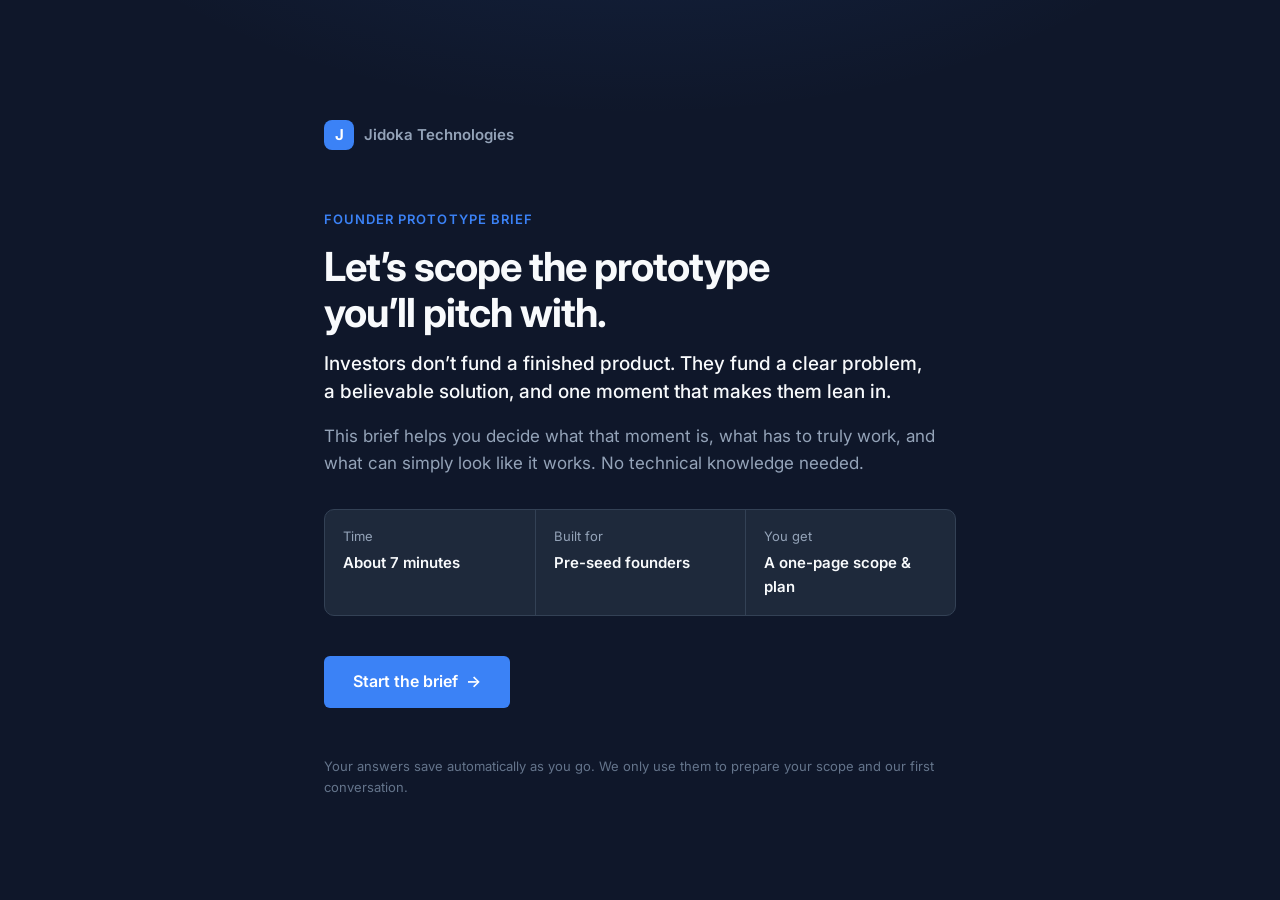
<file: index.html>
<!DOCTYPE html>
<html lang="en">
<head>
  <meta charset="UTF-8" />
  <meta name="viewport" content="width=device-width, initial-scale=1.0" />
  <meta name="theme-color" content="#0F172A" />
  <title>Founder Prototype Brief — Jidoka Technologies</title>
  <meta name="description" content="Scope an investor-ready prototype for your Fintech, Healthtech or Edtech startup in about 7 minutes." />
  <link rel="preconnect" href="https://fonts.googleapis.com" />
  <link rel="preconnect" href="https://fonts.gstatic.com" crossorigin />
  <link href="https://fonts.googleapis.com/css2?family=Inter:wght@400;500;600;700&display=swap" rel="stylesheet" />
  <link rel="stylesheet" href="css/styles.css" />
</head>
<body>

  <!-- =========================================================
       PROGRESS BAR
       ========================================================= -->
  <div class="progress" id="progress" aria-hidden="true">
    <div class="progress__track">
      <div class="progress__fill" id="progressFill"></div>
    </div>
    <div class="progress__meta">
      <span class="progress__label" id="progressLabel">Step 1 of 5</span>
      <span class="progress__saved" id="savedIndicator">Saved</span>
    </div>
  </div>
  <div class="sr-only" role="status" aria-live="polite" id="liveRegion"></div>

  <main class="shell">
    <form id="briefForm" novalidate autocomplete="on">
      <!-- Spam trap: real people never see or fill this -->
      <input type="text" name="_gotcha" id="q-gotcha" tabindex="-1" autocomplete="off" aria-hidden="true" style="position:absolute;left:-9999px;width:1px;height:1px;opacity:0" />

      <!-- =========================================================
           SCREEN 0 — WELCOME
           ========================================================= -->
      <section class="screen welcome is-active" data-screen="0" aria-labelledby="h-welcome" tabindex="-1">
        <div class="fade">
          <div class="brand">
            <span class="brand__mark" aria-hidden="true">J</span>
            <span class="brand__name">Jidoka Technologies</span>
          </div>

          <span class="section-kicker">Founder Prototype Brief</span>
          <h1 id="h-welcome">Let’s scope the prototype you’ll pitch with.</h1>

          <div class="lede">
            <p>Investors don’t fund a finished product. They fund a clear problem, a believable solution, and one moment that makes them lean in.</p>
            <p>This brief helps you decide what that moment is, what has to truly work, and what can simply look like it works. No technical knowledge needed.</p>
          </div>

          <dl class="terms" aria-label="About this brief">
            <div><dt>Time</dt><dd>About 7 minutes</dd></div>
            <div><dt>Built for</dt><dd>Pre-seed founders</dd></div>
            <div><dt>You get</dt><dd>A one-page scope &amp; plan</dd></div>
          </dl>

          <div>
            <button type="button" class="btn btn--primary btn--lg" data-action="start">Start the brief <span class="arrow" aria-hidden="true">→</span></button>
            <p class="resume-note" id="resumeNote" hidden>
              Your answers are saved on this device. <button type="button" data-action="resume">Pick up where you left off</button>
            </p>
          </div>

          <p class="fineprint">Your answers save automatically as you go. We only use them to prepare your scope and our first conversation.</p>
        </div>
      </section>

      <!-- =========================================================
           SCREEN 1 — THE VISION
           ========================================================= -->
      <section class="screen" data-screen="1" data-step="1" aria-labelledby="h-s1" tabindex="-1">
        <div class="fade">
          <header class="section-head">
            <span class="section-kicker">01 · The vision</span>
            <h2 id="h-s1">Who you are, and what you’re building.</h2>
            <p class="helper">Write it the way you’d explain it to an investor over coffee. Rough is fine; we’ll sharpen it together.</p>
          </header>

          <div class="row-2">
            <div class="question" data-question="name" data-required="true" data-type="text">
              <label class="question__label" for="q-name">Your name<span class="req" aria-hidden="true">*</span></label>
              <div class="question__body">
                <input class="input" id="q-name" name="name" type="text" autocomplete="name" placeholder="Amara Okafor" aria-required="true" aria-describedby="err-name" />
              </div>
              <div class="error" id="err-name" role="alert"><span>Please add your name.</span></div>
            </div>

            <div class="question" data-question="email" data-required="true" data-type="email">
              <label class="question__label" for="q-email">Email<span class="req" aria-hidden="true">*</span></label>
              <div class="question__body">
                <input class="input" id="q-email" name="email" type="email" inputmode="email" autocomplete="email" placeholder="amara@company.com" aria-required="true" aria-describedby="err-email" />
              </div>
              <div class="error" id="err-email" role="alert"><span>Enter an email we can reply to.</span></div>
            </div>
          </div>

          <div class="row-2">
            <div class="question" data-question="company" data-required="true" data-type="text">
              <label class="question__label" for="q-company">Company name<span class="req" aria-hidden="true">*</span></label>
              <div class="question__body">
                <input class="input" id="q-company" name="company" type="text" autocomplete="organization" placeholder="Ledgerly" aria-required="true" aria-describedby="err-company" />
              </div>
              <div class="error" id="err-company" role="alert"><span>A working name is fine.</span></div>
            </div>

            <div class="question" data-question="industry" data-type="select">
              <label class="question__label" for="q-industry">Industry<span class="opt">Optional</span></label>
              <div class="question__body">
                <select class="select" id="q-industry" name="industry">
                  <option value="">Select…</option>
                  <option>Fintech</option>
                  <option>Healthtech</option>
                  <option>Edtech</option>
                  <option>Something else</option>
                </select>
              </div>
            </div>
          </div>

          <div class="question" data-question="problem" data-required="true" data-type="text">
            <label class="question__label" for="q-problem">The problem<span class="req" aria-hidden="true">*</span>
              <span class="question__aside">What specific pain point are you solving? Who feels this pain the most?</span>
            </label>
            <div class="question__body">
              <textarea class="textarea" id="q-problem" name="problem" rows="4" placeholder="Small clinic owners spend 6+ hours a week chasing unpaid insurance claims by phone. Office managers feel it most — it’s the first thing they do every morning." aria-required="true" aria-describedby="err-problem"></textarea>
            </div>
            <div class="error" id="err-problem" role="alert"><span>Tell us about the pain you’re solving.</span></div>
          </div>

          <div class="question" data-question="solution" data-required="true" data-type="text">
            <label class="question__label" for="q-solution">The solution<span class="req" aria-hidden="true">*</span>
              <span class="question__aside">In one sentence, how does your product solve it?</span>
            </label>
            <div class="question__body">
              <textarea class="textarea textarea--short" id="q-solution" name="solution" rows="2" maxlength="400" placeholder="Ledgerly tracks every claim automatically and tells the office manager exactly which ones to chase today." aria-required="true" aria-describedby="err-solution count-solution" data-soft-limit="200"></textarea>
              <div class="counter" id="count-solution" aria-live="polite"></div>
            </div>
            <div class="error" id="err-solution" role="alert"><span>One sentence is all we need.</span></div>
          </div>

          <div class="nav">
            <button type="button" class="btn btn--ghost" data-action="back">← Back</button>
            <span class="kbd-hint">or press <kbd>Enter ↵</kbd></span>
            <button type="button" class="btn btn--primary" data-action="next">Continue <span class="arrow" aria-hidden="true">→</span></button>
          </div>
        </div>
      </section>

      <!-- =========================================================
           SCREEN 2 — THE DEMO
           ========================================================= -->
      <section class="screen" data-screen="2" data-step="2" aria-labelledby="h-s2" tabindex="-1">
        <div class="fade">
          <header class="section-head">
            <span class="section-kicker">02 · The demo</span>
            <h2 id="h-s2">The moment investors remember.</h2>
            <p class="helper">A great pitch prototype is built around one moment. Everything else exists to get the investor there quickly.</p>
          </header>

          <div class="question" data-question="aha" data-required="true" data-type="text">
            <label class="question__label" for="q-aha">The “Aha” moment<span class="req" aria-hidden="true">*</span>
              <span class="question__aside">When someone opens your prototype for the first time, what is the ONE thing you want them to do or see that makes them say “Wow”?</span>
            </label>
            <div class="question__body">
              <textarea class="textarea" id="q-aha" name="aha" rows="3" placeholder="They upload last month’s claims and instantly see $14,200 in money they didn’t know they were owed." aria-required="true" aria-describedby="err-aha"></textarea>
            </div>
            <div class="error" id="err-aha" role="alert"><span>Describe the moment you want them to remember.</span></div>
          </div>

          <div class="question" data-question="userFlow" data-required="true" data-type="text">
            <label class="question__label" for="q-userFlow">Core user flow<span class="req" aria-hidden="true">*</span>
              <span class="question__aside">List the 3–5 steps someone takes in the prototype, one per line. Think of it as the path to your “Aha” moment.</span>
            </label>
            <div class="question__body">
              <textarea class="textarea textarea--flow" id="q-userFlow" name="userFlow" rows="5" placeholder="1. Sign up&#10;2. Connect bank&#10;3. See dashboard" aria-required="true" aria-describedby="err-userFlow count-userFlow"></textarea>
              <div class="counter" id="count-userFlow" aria-live="polite"></div>
            </div>
            <div class="error" id="err-userFlow" role="alert"><span>List at least two steps.</span></div>
          </div>

          <div class="nav">
            <button type="button" class="btn btn--ghost" data-action="back">← Back</button>
            <button type="button" class="btn btn--primary" data-action="next">Continue <span class="arrow" aria-hidden="true">→</span></button>
          </div>
        </div>
      </section>

      <!-- =========================================================
           SCREEN 3 — MOCKED VS. REAL
           ========================================================= -->
      <section class="screen" data-screen="3" data-step="3" aria-labelledby="h-s3" tabindex="-1">
        <div class="fade">
          <header class="section-head">
            <span class="section-kicker">03 · Real vs. mocked</span>
            <h2 id="h-s3">What has to work, and what just has to look right.</h2>
          </header>

          <aside class="explainer" aria-label="What mocked means">
            <p class="explainer__title">Think of it like a film set.</p>
            <p>The storefront looks real on camera, but there’s nothing behind the door. A <strong>mocked</strong> feature looks and feels real in your demo, but the results are prepared in advance. Investors expect this at pre-seed. Mocking the non-essentials puts your budget into the moment that matters.</p>
            <div class="explainer__legend">
              <span><i class="dot dot--real"></i> Real: it actually works with any input</span>
              <span><i class="dot dot--mock"></i> Mocked: it looks real for the demo</span>
            </div>
          </aside>

          <fieldset class="question" data-question="mustBeReal" data-required="true" data-type="multi">
            <legend class="question__label" id="lbl-real"><i class="dot dot--real" aria-hidden="true"></i>What MUST be real?<span class="req" aria-hidden="true">*</span><span class="opt">Select all that apply</span>
              <span class="question__aside">Only pick what an investor would notice if it didn’t really work. Each one adds build time.</span>
            </legend>
            <div class="question__body">
              <div class="cards cards--stack" role="group" aria-labelledby="lbl-real" aria-describedby="err-mustBeReal count-real">
                <button type="button" class="card card--row" role="checkbox" aria-checked="false" data-value="Real sign-up &amp; login">
                  <span class="card__text"><span class="card__title">Real sign-up &amp; login</span><span class="card__desc">Investors create their own account with an email and password.</span></span>
                  <span class="card__check" aria-hidden="true"><svg viewBox="0 0 12 12"><path d="M2 6.5 L5 9 L10 3"/></svg></span>
                </button>
                <button type="button" class="card card--row" role="checkbox" aria-checked="false" data-value="Remembers what users enter">
                  <span class="card__text"><span class="card__title">Remembers what users enter</span><span class="card__desc">Anything they type or upload is still there when they come back tomorrow.</span></span>
                  <span class="card__check" aria-hidden="true"><svg viewBox="0 0 12 12"><path d="M2 6.5 L5 9 L10 3"/></svg></span>
                </button>
                <button type="button" class="card card--row" role="checkbox" aria-checked="false" data-value="Real calculations">
                  <span class="card__text"><span class="card__title">Real calculations</span><span class="card__desc">Numbers, scores or recommendations are worked out live from what they enter.</span></span>
                  <span class="card__check" aria-hidden="true"><svg viewBox="0 0 12 12"><path d="M2 6.5 L5 9 L10 3"/></svg></span>
                </button>
                <button type="button" class="card card--row" role="checkbox" aria-checked="false" data-value="Connects to real services">
                  <span class="card__text"><span class="card__title">Connects to real services</span><span class="card__desc">Real payments, bank accounts, calendars or health records — like Stripe or Plaid.</span></span>
                  <span class="card__check" aria-hidden="true"><svg viewBox="0 0 12 12"><path d="M2 6.5 L5 9 L10 3"/></svg></span>
                </button>
                <button type="button" class="card card--row" role="checkbox" aria-checked="false" data-value="Live updates">
                  <span class="card__text"><span class="card__title">Live updates</span><span class="card__desc">Screens change the instant something happens, without refreshing.</span></span>
                  <span class="card__check" aria-hidden="true"><svg viewBox="0 0 12 12"><path d="M2 6.5 L5 9 L10 3"/></svg></span>
                </button>
                <button type="button" class="card card--row card--quiet" role="checkbox" aria-checked="false" data-value="Not sure — help me decide" data-exclusive="true">
                  <span class="card__text"><span class="card__title">Not sure — help me decide</span><span class="card__desc">We’ll recommend a split based on your “Aha” moment.</span></span>
                  <span class="card__check" aria-hidden="true"><svg viewBox="0 0 12 12"><path d="M2 6.5 L5 9 L10 3"/></svg></span>
                </button>
              </div>
              <div class="counter" id="count-real" aria-live="polite"></div>
            </div>
            <div class="error" id="err-mustBeReal" role="alert"><span>Pick at least one, or choose “Not sure”.</span></div>
          </fieldset>

          <fieldset class="question" data-question="canBeMocked" data-required="true" data-type="multi">
            <legend class="question__label" id="lbl-mock"><i class="dot dot--mock" aria-hidden="true"></i>What can be mocked for the pitch?<span class="req" aria-hidden="true">*</span><span class="opt">Select all that apply</span>
              <span class="question__aside">These look real in the demo and cost far less to build.</span>
            </legend>
            <div class="question__body">
              <div class="cards cards--stack" role="group" aria-labelledby="lbl-mock" aria-describedby="err-canBeMocked">
                <button type="button" class="card card--row" role="checkbox" aria-checked="false" data-value="“Enter demo” button instead of login">
                  <span class="card__text"><span class="card__title">“Enter demo” button instead of login</span><span class="card__desc">One tap takes investors straight in, no account needed.</span></span>
                  <span class="card__check" aria-hidden="true"><svg viewBox="0 0 12 12"><path d="M2 6.5 L5 9 L10 3"/></svg></span>
                </button>
                <button type="button" class="card card--row" role="checkbox" aria-checked="false" data-value="Realistic sample data">
                  <span class="card__text"><span class="card__title">Realistic sample data</span><span class="card__desc">Made-up but believable customers, transactions, patients or students.</span></span>
                  <span class="card__check" aria-hidden="true"><svg viewBox="0 0 12 12"><path d="M2 6.5 L5 9 L10 3"/></svg></span>
                </button>
                <button type="button" class="card card--row" role="checkbox" aria-checked="false" data-value="Simulated connections">
                  <span class="card__text"><span class="card__title">Simulated connections</span><span class="card__desc">“Connect your bank” works on screen, but shows prepared results.</span></span>
                  <span class="card__check" aria-hidden="true"><svg viewBox="0 0 12 12"><path d="M2 6.5 L5 9 L10 3"/></svg></span>
                </button>
                <button type="button" class="card card--row" role="checkbox" aria-checked="false" data-value="Pre-set results">
                  <span class="card__text"><span class="card__title">Pre-set results</span><span class="card__desc">The result screen shows the same polished outcome every time.</span></span>
                  <span class="card__check" aria-hidden="true"><svg viewBox="0 0 12 12"><path d="M2 6.5 L5 9 L10 3"/></svg></span>
                </button>
                <button type="button" class="card card--row card--quiet" role="checkbox" aria-checked="false" data-value="Not sure — help me decide" data-exclusive="true">
                  <span class="card__text"><span class="card__title">Not sure — help me decide</span><span class="card__desc">We’ll suggest what’s safe to mock.</span></span>
                  <span class="card__check" aria-hidden="true"><svg viewBox="0 0 12 12"><path d="M2 6.5 L5 9 L10 3"/></svg></span>
                </button>
              </div>
            </div>
            <div class="error" id="err-canBeMocked" role="alert"><span>Pick at least one, or choose “Not sure”.</span></div>
          </fieldset>

          <div class="notice" id="clashNotice" hidden role="status"></div>

          <div class="nav">
            <button type="button" class="btn btn--ghost" data-action="back">← Back</button>
            <button type="button" class="btn btn--primary" data-action="next">Continue <span class="arrow" aria-hidden="true">→</span></button>
          </div>
        </div>
      </section>

      <!-- =========================================================
           SCREEN 4 — THE PITCH CONTEXT
           ========================================================= -->
      <section class="screen" data-screen="4" data-step="4" aria-labelledby="h-s4" tabindex="-1">
        <div class="fade">
          <header class="section-head">
            <span class="section-kicker">04 · The pitch</span>
            <h2 id="h-s4">Where and when investors will see it.</h2>
            <p class="helper">How you show the prototype changes what we build. A recorded video needs far less than a link investors explore on their own.</p>
          </header>

          <div class="question" data-question="presentation" data-required="true" data-type="select">
            <label class="question__label" for="q-presentation">How will you show this to investors?<span class="req" aria-hidden="true">*</span></label>
            <div class="question__body">
              <select class="select" id="q-presentation" name="presentation" aria-required="true" aria-describedby="err-presentation hint-presentation">
                <option value="">Select…</option>
                <option>Hand them my phone</option>
                <option>Share screen on Zoom</option>
                <option>Send them a link to click around</option>
                <option>Video recording</option>
              </select>
              <p class="hint" id="hint-presentation" aria-live="polite"></p>
            </div>
            <div class="error" id="err-presentation" role="alert"><span>Choose the closest option.</span></div>
          </div>

          <div class="question" data-question="timeline" data-required="true" data-type="select">
            <label class="question__label" for="q-timeline">Timeline<span class="req" aria-hidden="true">*</span></label>
            <div class="question__body">
              <select class="select" id="q-timeline" name="timeline" aria-required="true" aria-describedby="err-timeline hint-timeline">
                <option value="">Select…</option>
                <option>Investor pitch in 2 weeks</option>
                <option>Investor pitch in 4 weeks</option>
                <option>Investor pitch in 8 weeks</option>
                <option>Just exploring</option>
              </select>
              <p class="hint" id="hint-timeline" aria-live="polite"></p>
            </div>
            <div class="error" id="err-timeline" role="alert"><span>Choose the closest option.</span></div>
          </div>

          <div class="question" data-question="decisionMakers" data-required="true" data-type="text">
            <label class="question__label" for="q-decisionMakers">Who needs to sign off on this?<span class="req" aria-hidden="true">*</span>
              <span class="question__aside">Co-founders, an advisor, an angel investor. Write “Just me” if it’s your call.</span>
            </label>
            <div class="question__body">
              <input class="input" id="q-decisionMakers" name="decisionMakers" type="text" placeholder="Just me, or: me and my co-founder Tunde" aria-required="true" aria-describedby="err-decisionMakers" />
            </div>
            <div class="error" id="err-decisionMakers" role="alert"><span>Let us know who’s involved.</span></div>
          </div>

          <div class="nav">
            <button type="button" class="btn btn--ghost" data-action="back">← Back</button>
            <button type="button" class="btn btn--primary" data-action="next">Continue <span class="arrow" aria-hidden="true">→</span></button>
          </div>
        </div>
      </section>

      <!-- =========================================================
           SCREEN 5 — THE REALITY CHECK
           ========================================================= -->
      <section class="screen" data-screen="5" data-step="5" aria-labelledby="h-s5" tabindex="-1">
        <div class="fade">
          <header class="section-head">
            <span class="section-kicker">05 · Reality check</span>
            <h2 id="h-s5">What have you set aside for this?</h2>
            <p class="helper">There’s no wrong answer. Your budget helps us shape the scope so your runway goes to what investors will actually see.</p>
          </header>

          <div class="question" data-question="budget" data-required="true" data-type="select">
            <label class="question__label" for="q-budget">Budget<span class="req" aria-hidden="true">*</span></label>
            <div class="question__body">
              <select class="select" id="q-budget" name="budget" aria-required="true" aria-describedby="err-budget hint-budget">
                <option value="">Select…</option>
                <option>$2,000 – $5,000 CAD</option>
                <option>$5,000 – $10,000 CAD</option>
                <option>$10,000+ CAD</option>
                <option>Not sure yet</option>
              </select>
              <p class="hint" id="hint-budget" aria-live="polite"></p>
            </div>
            <div class="error" id="err-budget" role="alert"><span>Choose the closest range, or “Not sure yet”.</span></div>
          </div>

          <div class="question" data-question="notes" data-type="text">
            <label class="question__label" for="q-notes">Anything else we should know?<span class="opt">Optional</span>
              <span class="question__aside">Designs you already have, a demo day date, competitors you admire, worries you have.</span>
            </label>
            <div class="question__body">
              <textarea class="textarea textarea--short" id="q-notes" name="notes" rows="3" placeholder="We have Figma screens from a freelancer. Demo day is March 12."></textarea>
            </div>
          </div>

          <div class="nav">
            <button type="button" class="btn btn--ghost" data-action="back">← Back</button>
            <button type="button" class="btn btn--primary" data-action="next">Review my brief <span class="arrow" aria-hidden="true">→</span></button>
          </div>
        </div>
      </section>

      <!-- =========================================================
           SCREEN 6 — REVIEW & SUBMIT
           ========================================================= -->
      <section class="screen closing" data-screen="6" aria-labelledby="h-s6" tabindex="-1">
        <div class="fade">
          <header class="section-head">
            <span class="section-kicker">Review</span>
            <h2 id="h-s6">Here’s your brief<span id="closingName"></span>.</h2>
            <p class="helper">Check everything reads the way you’d say it. Use <strong>Edit</strong> to change anything before you send it.</p>
          </header>

          <div class="checks" id="checks" hidden>
            <p class="checks__title">Worth a second look</p>
            <p class="checks__sub">None of these stop you from sending. They’re the things we’d ask about on our first call.</p>
            <ul id="checksList"></ul>
          </div>

          <dl class="summary" id="summaryList"></dl>

          <div class="closing-actions">
            <button type="button" class="btn btn--primary btn--lg" data-action="submit" id="submitBtn">Send my brief <span class="arrow" aria-hidden="true">→</span></button>
            <button type="button" class="btn btn--ghost" data-action="back">← Back</button>
          </div>

          <div class="sent-state" id="sentState" role="status">
            <span class="tick" aria-hidden="true"><svg viewBox="0 0 14 14"><path d="M2.5 7.5 L6 10.5 L11.5 3.5"/></svg></span>
            <span id="sentMessage">Sent.</span>
          </div>
          <p class="next-step" id="nextStep" hidden></p>
          <p class="booking" id="bookingWrap" hidden>
            <a class="btn btn--primary" id="bookingLink" href="#" target="_blank" rel="noopener">Book a 20-minute scoping call <span class="arrow" aria-hidden="true">→</span></a>
          </p>
        </div>
      </section>

    </form>
  </main>

  <script src="js/shared.js"></script>
  <script src="js/app.js"></script>
</body>
</html>
</file>
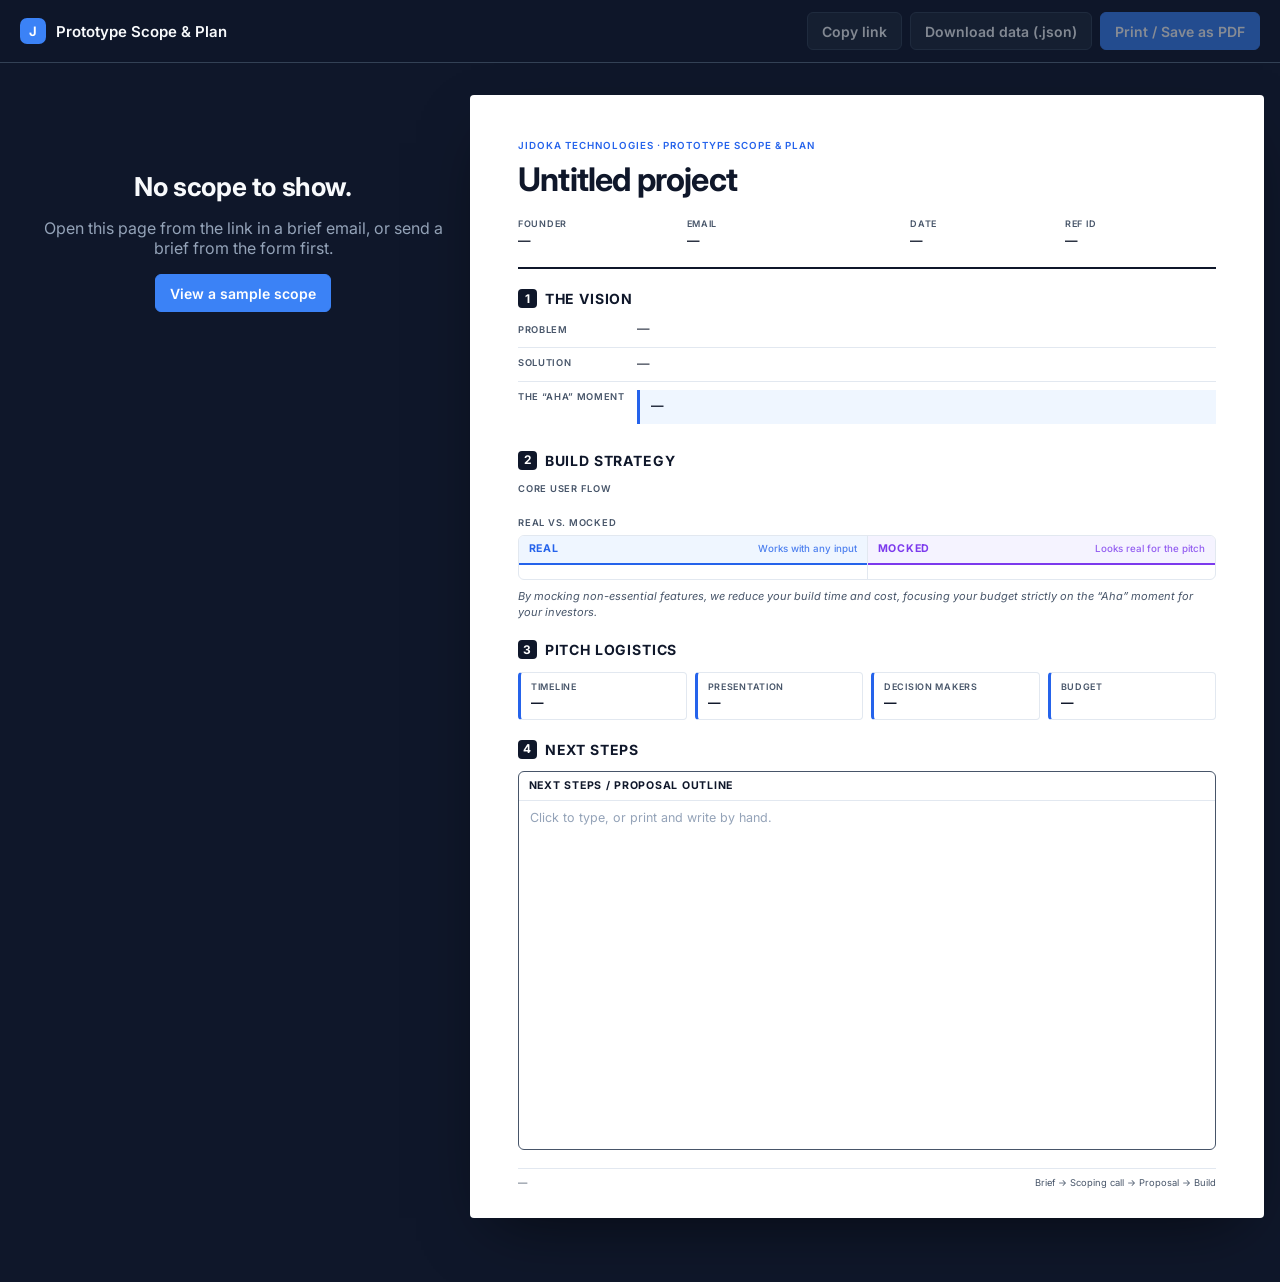
<file: profile.html>
<!DOCTYPE html>
<html lang="en">
<head>
  <meta charset="UTF-8" />
  <meta name="viewport" content="width=device-width, initial-scale=1.0" />
  <meta name="robots" content="noindex, nofollow" />
  <meta name="theme-color" content="#0F172A" />
  <title>Prototype Scope &amp; Plan — Jidoka</title>
  <link rel="preconnect" href="https://fonts.googleapis.com" />
  <link rel="preconnect" href="https://fonts.gstatic.com" crossorigin />
  <link href="https://fonts.googleapis.com/css2?family=Inter:wght@400;500;600;700&display=swap" rel="stylesheet" />
  <link rel="stylesheet" href="css/profile.css" />
</head>
<body>

  <!-- Toolbar (hidden when printing) -->
  <header class="toolbar" role="toolbar" aria-label="Document actions">
    <div class="toolbar__title">
      <span class="dot" aria-hidden="true">J</span>
      Prototype Scope &amp; Plan
    </div>
    <div class="toolbar__actions">
      <button type="button" class="tbtn" id="copyLink">Copy link</button>
      <button type="button" class="tbtn" id="downloadJson">Download data (.json)</button>
      <button type="button" class="tbtn tbtn--primary" id="printBtn">Print / Save as PDF</button>
    </div>
  </header>

  <main class="stage" id="stage">
    <!-- Empty / error state -->
    <section class="empty" id="emptyState" hidden>
      <h1>No scope to show.</h1>
      <p id="emptyMsg">Open this page from the link in a brief email, or send a brief from the form first.</p>
      <p><a class="tbtn tbtn--primary" href="?sample=1">View a sample scope</a></p>
    </section>

    <!-- The one-page scope document -->
    <article class="sheet" id="sheet" hidden aria-label="Prototype Scope and Plan">
      <header class="hero">
        <div class="hero__kicker">Jidoka Technologies · Prototype Scope &amp; Plan</div>
        <h1 class="hero__title" id="pProject">Untitled project</h1>
        <dl class="hero__meta">
          <div><dt>Founder</dt><dd id="pFounder">—</dd></div>
          <div><dt>Email</dt><dd id="pEmail">—</dd></div>
          <div><dt>Date</dt><dd id="pDate">—</dd></div>
          <div><dt>Ref ID</dt><dd id="pRef">—</dd></div>
        </dl>
      </header>

      <section class="block" aria-labelledby="h-vision">
        <h2 id="h-vision"><span class="num">1</span> The Vision</h2>
        <dl class="brief">
          <dt>Problem</dt><dd id="pProblem">—</dd>
          <dt>Solution</dt><dd id="pSolution">—</dd>
          <dt>The “Aha” moment</dt><dd><blockquote class="aha" id="pAha">—</blockquote></dd>
        </dl>
      </section>

      <section class="block" aria-labelledby="h-build">
        <h2 id="h-build"><span class="num">2</span> Build Strategy</h2>
        <div class="sub-label">Core user flow</div>
        <ol class="flow" id="pFlow"></ol>

        <div class="sub-label">Real vs. mocked</div>
        <div class="matrix">
          <div class="matrix__col matrix__col--real">
            <div class="matrix__head">Real <span>Works with any input</span></div>
            <ul id="pReal"></ul>
          </div>
          <div class="matrix__col matrix__col--mock">
            <div class="matrix__head">Mocked <span>Looks real for the pitch</span></div>
            <ul id="pMock"></ul>
          </div>
        </div>
        <p class="matrix__note">By mocking non-essential features, we reduce your build time and cost, focusing your budget strictly on the “Aha” moment for your investors.</p>
      </section>

      <section class="block" aria-labelledby="h-pitch">
        <h2 id="h-pitch"><span class="num">3</span> Pitch Logistics</h2>
        <div class="tiles">
          <div class="tile"><span class="tile__label">Timeline</span><span class="tile__value" id="pTimeline">—</span></div>
          <div class="tile"><span class="tile__label">Presentation</span><span class="tile__value" id="pPresentation">—</span></div>
          <div class="tile"><span class="tile__label">Decision makers</span><span class="tile__value" id="pDecision">—</span></div>
          <div class="tile"><span class="tile__label">Budget</span><span class="tile__value" id="pBudget">—</span></div>
        </div>
        <p class="founder-notes" id="pNotes" hidden></p>
      </section>

      <section class="block next" aria-labelledby="h-next">
        <h2 id="h-next"><span class="num">4</span> Next Steps</h2>
        <div class="align" id="pAlignWrap" hidden>
          <div class="sub-label">Points to align on</div>
          <ul id="pAlign"></ul>
        </div>
        <div class="proposal">
          <div class="proposal__title">Next Steps / Proposal Outline</div>
          <div class="proposal__body" id="pProposal" contenteditable="true" role="textbox" aria-multiline="true" aria-label="Next steps and proposal outline" data-placeholder="Click to type, or print and write by hand."></div>
        </div>
      </section>

      <footer class="foot">
        <span id="pFootRef">—</span>
        <span>Brief → Scoping call → Proposal → Build</span>
      </footer>
    </article>
  </main>

  <div class="toast" id="toast" role="status" aria-live="polite"></div>

  <script src="js/shared.js"></script>
  <script src="js/profile.js"></script>
</body>
</html>
</file>
<file: css/styles.css>
/* =========================================================
   DESIGN TOKENS — Founder Prototype Brief (dark)
   ========================================================= */
:root {
  --bg-base: #0F172A;
  --bg-card: #1E293B;
  --bg-input: #0F172A;
  --bg-raised: #273449;
  --border: #334155;
  --border-strong: #475569;
  --text-primary: #F8FAFC;
  --text-secondary: #94A3B8;
  --text-muted: #64748B;
  --accent: #3B82F6;
  --accent-hover: #2563EB;
  --accent-tint: rgba(59, 130, 246, 0.12);
  --accent-ring: rgba(59, 130, 246, 0.35);
  --real: #3B82F6;
  --mock: #A78BFA;
  --warn: #FBBF24;
  --warn-tint: rgba(251, 191, 36, 0.08);
  --error: #F87171;
  --error-tint: rgba(248, 113, 113, 0.1);
  --success: #34D399;
  --success-tint: rgba(52, 211, 153, 0.1);

  --radius-sm: 6px;
  --radius-md: 10px;

  --space-section: 40px;
  --space-question: 32px;
  --space-card: 10px;

  --fs-body: 16px;
  --fs-h2: 30px;
  --fs-h1: 40px;
  --fs-label: 15px;
  --fs-small: 14px;

  --ease: cubic-bezier(0.2, 0, 0, 1);
  --font: "Inter", system-ui, -apple-system, "Segoe UI", Roboto, "Helvetica Neue", Arial, sans-serif;

  color-scheme: dark;
}

*, *::before, *::after { box-sizing: border-box; }

html, body {
  margin: 0;
  padding: 0;
  background: var(--bg-base);
  color: var(--text-primary);
  font-family: var(--font);
  font-size: var(--fs-body);
  line-height: 1.6;
  -webkit-font-smoothing: antialiased;
  -moz-osx-font-smoothing: grayscale;
}

body {
  min-height: 100vh;
  overflow-x: hidden;
  background:
    radial-gradient(900px 480px at 50% -220px, rgba(59, 130, 246, 0.14), transparent 70%),
    var(--bg-base);
  background-attachment: fixed;
}

::selection { background: rgba(59, 130, 246, 0.4); }

/* =========================================================
   PROGRESS BAR
   ========================================================= */
.progress {
  position: fixed;
  top: 0; left: 0; right: 0;
  z-index: 50;
  background: rgba(15, 23, 42, 0.85);
  -webkit-backdrop-filter: blur(10px);
  backdrop-filter: blur(10px);
  border-bottom: 1px solid var(--border);
  opacity: 0;
  visibility: hidden;
  transition: opacity 0.3s var(--ease), visibility 0.3s var(--ease);
}
.progress.is-visible { opacity: 1; visibility: visible; }

.progress__track { height: 3px; width: 100%; background: var(--border); }
.progress__fill {
  height: 100%;
  width: 0%;
  background: var(--accent);
  box-shadow: 0 0 12px rgba(59, 130, 246, 0.6);
  transition: width 0.5s var(--ease);
}
.progress__meta {
  max-width: 680px;
  margin: 0 auto;
  padding: 12px 24px;
  display: flex;
  align-items: center;
  justify-content: space-between;
  font-size: 13px;
  color: var(--text-secondary);
}
.progress__label {
  font-weight: 600;
  letter-spacing: 0.04em;
  color: var(--text-primary);
}
.progress__saved {
  display: inline-flex;
  align-items: center;
  gap: 6px;
  opacity: 0;
  transition: opacity 0.3s var(--ease);
}
.progress__saved.is-visible { opacity: 1; }
.progress__saved::before {
  content: "";
  width: 6px; height: 6px;
  border-radius: 50%;
  background: var(--success);
}

/* =========================================================
   LAYOUT + TRANSITIONS (fade only)
   ========================================================= */
.shell {
  max-width: 680px;
  margin: 0 auto;
  padding: 80px 24px;
  min-height: 100vh;
}

.screen { display: none; outline: none; }
.screen.is-active { display: block; }
.screen.is-entering { animation: fadeIn 0.32s var(--ease) both; }
.screen.is-leaving { animation: fadeOut 0.16s ease-in both; }

@keyframes fadeIn { from { opacity: 0; transform: translateY(6px); } to { opacity: 1; transform: none; } }
@keyframes fadeOut { from { opacity: 1; } to { opacity: 0; } }

/* =========================================================
   TYPOGRAPHY
   ========================================================= */
h1, h2 {
  font-weight: 700;
  line-height: 1.15;
  letter-spacing: -0.025em;
  margin: 0 0 14px;
  text-wrap: balance;
}
h1 { font-size: var(--fs-h1); }
h2 { font-size: var(--fs-h2); }
p { margin: 0 0 16px; }
strong { font-weight: 600; color: var(--text-primary); }
.helper {
  font-size: var(--fs-body);
  color: var(--text-secondary);
  line-height: 1.6;
}
.lede { color: var(--text-secondary); font-size: 17px; }
.lede p:first-child { color: var(--text-primary); font-weight: 500; font-size: 19px; line-height: 1.5; }

/* =========================================================
   BRAND + SECTION HEADER
   ========================================================= */
.brand {
  display: flex;
  align-items: center;
  gap: 10px;
  margin-bottom: 56px;
}
.brand__mark {
  display: inline-flex;
  align-items: center;
  justify-content: center;
  width: 30px; height: 30px;
  border-radius: 8px;
  background: var(--accent);
  color: #fff;
  font-weight: 700;
  font-size: 15px;
}
.brand__name { font-weight: 600; font-size: 15px; color: var(--text-secondary); }

.section-head { margin-bottom: var(--space-section); }
.section-head .helper { margin: 6px 0 0; }
.section-kicker {
  display: inline-block;
  font-size: 13px;
  font-weight: 600;
  letter-spacing: 0.08em;
  text-transform: uppercase;
  color: var(--accent);
  margin-bottom: 14px;
}

/* =========================================================
   QUESTIONS
   ========================================================= */
.question { margin-bottom: var(--space-question); }
.question__label {
  display: block;
  margin: 0;
  font-size: var(--fs-label);
  font-weight: 600;
  color: var(--text-primary);
}
.question__label .req { color: var(--accent); margin-left: 3px; }
.question__label .opt {
  font-weight: 400;
  font-size: 13px;
  color: var(--text-muted);
  margin-left: 8px;
}
.question__aside {
  display: block;
  font-weight: 400;
  font-size: var(--fs-small);
  color: var(--text-secondary);
  margin-top: 4px;
  line-height: 1.55;
}
.question__body { margin-top: 12px; }
fieldset.question { border: 0; padding: 0; margin-left: 0; margin-right: 0; min-width: 0; }
fieldset.question legend { padding: 0; }

.row-2 { display: grid; grid-template-columns: repeat(2, minmax(0, 1fr)); gap: 0 16px; }

/* =========================================================
   TEXT INPUTS + SELECTS
   ========================================================= */
.input, .textarea, .select {
  display: block;
  width: 100%;
  font: inherit;
  font-size: var(--fs-body);
  color: var(--text-primary);
  background-color: var(--bg-card);
  border: 1px solid var(--border);
  border-radius: var(--radius-sm);
  padding: 12px 14px;
  transition: border-color 0.2s var(--ease), box-shadow 0.2s var(--ease), background-color 0.2s var(--ease);
  -webkit-appearance: none;
  appearance: none;
}
.input, .select { min-height: 48px; }
.textarea { min-height: 112px; resize: vertical; line-height: 1.55; }
.textarea--short { min-height: 76px; }
.textarea--flow { min-height: 140px; }
.select {
  padding-right: 40px;
  cursor: pointer;
  background-image: url("data:image/svg+xml,%3Csvg xmlns='http://www.w3.org/2000/svg' width='12' height='8' viewBox='0 0 12 8'%3E%3Cpath d='M1 1.5l5 5 5-5' fill='none' stroke='%2394A3B8' stroke-width='1.5'/%3E%3C/svg%3E");
  background-repeat: no-repeat;
  background-position: right 16px center;
}
.select:invalid, .select option[value=""] { color: var(--text-muted); }
.select option { background: var(--bg-card); color: var(--text-primary); }
.input::placeholder, .textarea::placeholder { color: var(--text-muted); }
.input:hover, .textarea:hover, .select:hover { border-color: var(--border-strong); }
.input:focus, .textarea:focus, .select:focus {
  outline: none;
  border-color: var(--accent);
  box-shadow: 0 0 0 3px var(--accent-ring);
}
.question.has-error .input,
.question.has-error .textarea,
.question.has-error .select {
  border-color: var(--error);
  box-shadow: 0 0 0 3px rgba(248, 113, 113, 0.18);
}

/* Contextual note under a dropdown */
.hint {
  margin: 0;
  max-height: 0;
  opacity: 0;
  overflow: hidden;
  font-size: var(--fs-small);
  color: var(--text-secondary);
  transition: opacity 0.3s var(--ease), max-height 0.3s var(--ease), margin 0.3s var(--ease);
}
.hint.is-visible {
  max-height: 120px;
  opacity: 1;
  margin-top: 10px;
  padding-left: 12px;
  border-left: 2px solid var(--accent);
}

/* =========================================================
   REAL VS. MOCKED EXPLAINER
   ========================================================= */
.explainer {
  margin: 0 0 var(--space-section);
  padding: 20px 22px;
  background: var(--bg-card);
  border: 1px solid var(--border);
  border-radius: var(--radius-md);
  color: var(--text-secondary);
  font-size: 15px;
}
.explainer p { margin: 0 0 12px; }
.explainer__title { color: var(--text-primary); font-weight: 600; font-size: 16px; }
.explainer__legend {
  display: flex;
  flex-wrap: wrap;
  gap: 8px 24px;
  padding-top: 12px;
  border-top: 1px solid var(--border);
  font-size: 13px;
}
.explainer__legend span { display: inline-flex; align-items: center; gap: 8px; }

.dot { display: inline-block; width: 8px; height: 8px; border-radius: 50%; flex-shrink: 0; }
.dot--real { background: var(--real); }
.dot--mock { background: var(--mock); }
.question__label .dot { margin-right: 10px; vertical-align: 2px; }

/* =========================================================
   OPTION CARDS
   ========================================================= */
.cards { display: grid; gap: var(--space-card); }
.cards--stack { grid-template-columns: 1fr; }

.card {
  position: relative;
  display: flex;
  align-items: center;
  width: 100%;
  text-align: left;
  font: inherit;
  color: var(--text-primary);
  background: var(--bg-card);
  border: 1px solid var(--border);
  border-radius: var(--radius-md);
  padding: 14px 52px 14px 18px;
  cursor: pointer;
  transition: border-color 0.2s var(--ease), background-color 0.2s var(--ease);
  -webkit-tap-highlight-color: transparent;
  user-select: none;
}
.card:hover { border-color: var(--border-strong); background: var(--bg-raised); }
.card:focus { outline: none; }
.card:focus-visible { outline: 2px solid var(--accent); outline-offset: 2px; }
.card[aria-checked="true"] {
  border-color: var(--accent);
  background: var(--accent-tint);
}
[data-question="canBeMocked"] .card[aria-checked="true"] {
  border-color: var(--mock);
  background: rgba(167, 139, 250, 0.1);
}
.card--quiet { background: transparent; border-style: dashed; }
.card--quiet .card__title { color: var(--text-secondary); }
.card--quiet[aria-checked="true"] .card__title { color: var(--text-primary); }

.card__text { display: flex; flex-direction: column; gap: 2px; min-width: 0; }
.card__title { font-weight: 600; font-size: 15px; line-height: 1.4; }
.card__desc { font-size: var(--fs-small); color: var(--text-secondary); line-height: 1.45; }

/* Check indicator */
.card__check {
  position: absolute;
  top: 50%; right: 18px;
  transform: translateY(-50%);
  width: 20px; height: 20px;
  border-radius: 5px;
  border: 1.5px solid var(--border-strong);
  display: flex;
  align-items: center;
  justify-content: center;
  transition: background-color 0.2s var(--ease), border-color 0.2s var(--ease);
}
.card__check svg {
  width: 11px; height: 11px;
  stroke: #fff;
  stroke-width: 2.5;
  fill: none;
  opacity: 0;
  transition: opacity 0.2s var(--ease);
}
.card[aria-checked="true"] .card__check { background: var(--accent); border-color: var(--accent); }
[data-question="canBeMocked"] .card[aria-checked="true"] .card__check { background: var(--mock); border-color: var(--mock); }
.card[aria-checked="true"] .card__check svg { opacity: 1; }

/* Live counters */
.counter {
  margin-top: 10px;
  font-size: var(--fs-small);
  color: var(--text-secondary);
  min-height: 22px;
}
.counter strong { color: var(--accent); }

/* Same-screen contradiction notice */
.notice {
  margin: -8px 0 0;
  padding: 14px 16px;
  border: 1px solid rgba(251, 191, 36, 0.35);
  border-radius: var(--radius-sm);
  background: var(--warn-tint);
  color: #FDE68A;
  font-size: var(--fs-small);
  animation: fadeIn 0.3s var(--ease) both;
}

/* =========================================================
   ERROR MESSAGE
   ========================================================= */
.error {
  display: none;
  margin-top: 8px;
  font-size: var(--fs-small);
  font-weight: 500;
  color: var(--error);
}
.question.has-error .error { display: block; animation: fadeIn 0.2s var(--ease) both; }

/* =========================================================
   BUTTONS / NAV
   ========================================================= */
.nav {
  display: flex;
  align-items: center;
  justify-content: space-between;
  gap: 12px;
  margin-top: var(--space-section);
  padding-top: 24px;
  border-top: 1px solid var(--border);
}
.btn {
  display: inline-flex;
  align-items: center;
  justify-content: center;
  gap: 8px;
  min-height: 46px;
  padding: 0 22px;
  font: inherit;
  font-size: 15px;
  font-weight: 600;
  border-radius: var(--radius-sm);
  border: 1px solid transparent;
  cursor: pointer;
  transition: background-color 0.2s var(--ease), color 0.2s var(--ease), border-color 0.2s var(--ease);
  -webkit-tap-highlight-color: transparent;
  text-decoration: none;
}
.btn:focus { outline: none; }
.btn:focus-visible { outline: 2px solid var(--accent); outline-offset: 3px; }
.btn--primary { background: var(--accent); color: #fff; }
.btn--primary:hover { background: var(--accent-hover); }
.btn--primary[disabled] { opacity: 0.7; cursor: progress; }
.btn--primary.is-done,
.btn--primary.is-done:hover { background: transparent; border-color: var(--success); color: var(--success); cursor: default; }

.btn--ghost { background: transparent; color: var(--text-secondary); padding: 0 14px; }
.btn--ghost:hover { color: var(--text-primary); background: var(--bg-card); }

.btn--lg { min-height: 52px; padding: 0 28px; font-size: 16px; }
.arrow { transition: transform 0.2s var(--ease); }
.btn--primary:hover .arrow { transform: translateX(2px); }

.kbd-hint {
  font-size: 13px;
  color: var(--text-muted);
  margin-left: auto;
  margin-right: 4px;
}
.kbd-hint kbd {
  font-family: inherit;
  font-size: 12px;
  font-weight: 600;
  padding: 2px 6px;
  border-radius: 4px;
  border: 1px solid var(--border);
  background: var(--bg-card);
  color: var(--text-secondary);
}

/* =========================================================
   WELCOME
   ========================================================= */
.welcome h1 { max-width: 15em; }
.welcome .lede { margin-bottom: 32px; max-width: 36em; }

.terms {
  display: grid;
  grid-template-columns: repeat(3, minmax(0, 1fr));
  margin: 0 0 40px;
  border: 1px solid var(--border);
  border-radius: var(--radius-md);
  background: var(--bg-card);
}
.terms > div { padding: 16px 18px; }
.terms > div + div { border-left: 1px solid var(--border); }
.terms dt { font-size: 13px; color: var(--text-secondary); }
.terms dd { margin: 4px 0 0; font-weight: 600; font-size: 15px; }

.resume-note {
  margin-top: 18px;
  font-size: var(--fs-small);
  color: var(--text-secondary);
}
.resume-note button {
  font: inherit;
  color: var(--accent);
  background: none;
  border: 0;
  padding: 0;
  cursor: pointer;
  font-weight: 600;
  text-decoration: underline;
  text-underline-offset: 3px;
}
.resume-note button:focus-visible { outline: 2px solid var(--accent); outline-offset: 2px; border-radius: 4px; }

.fineprint {
  margin-top: 48px;
  font-size: 13px;
  color: var(--text-muted);
}

/* =========================================================
   REVIEW + SENT
   ========================================================= */
.checks {
  margin: 0 0 24px;
  padding: 18px 20px;
  border: 1px solid rgba(251, 191, 36, 0.35);
  border-radius: var(--radius-md);
  background: var(--warn-tint);
}
.checks__title { margin: 0 0 4px; font-weight: 600; color: var(--warn); }
.checks__sub { margin: 0 0 12px; font-size: var(--fs-small); color: var(--text-secondary); }
.checks ul { margin: 0; padding-left: 18px; font-size: 15px; }
.checks li { margin-bottom: 8px; }
.checks li::marker { color: var(--warn); }
.checks li.is-info::marker { color: var(--accent); }
.checks .edit-link { margin-left: 4px; }

.summary {
  margin: 0 0 32px;
  border: 1px solid var(--border);
  border-radius: var(--radius-md);
  background: var(--bg-card);
}
.summary__row {
  display: grid;
  grid-template-columns: 180px minmax(0, 1fr) auto;
  gap: 4px 16px;
  align-items: baseline;
  padding: 14px 18px;
}
.summary__row + .summary__row { border-top: 1px solid var(--border); }
.summary dt { font-size: 13px; font-weight: 500; color: var(--text-secondary); }
.summary dd { margin: 0; font-size: 15px; white-space: pre-wrap; word-break: break-word; }
.edit-link {
  font: inherit;
  font-size: 13px;
  color: var(--accent);
  background: none;
  border: 0;
  padding: 0;
  cursor: pointer;
  font-weight: 600;
}
.edit-link:hover { text-decoration: underline; text-underline-offset: 3px; }
.edit-link:focus-visible { outline: 2px solid var(--accent); outline-offset: 2px; }

.closing-actions { display: flex; flex-wrap: wrap; gap: 12px; align-items: center; }

.sent-state {
  display: none;
  align-items: center;
  gap: 12px;
  margin-top: 20px;
  padding: 14px 16px;
  border-radius: var(--radius-sm);
  background: var(--success-tint);
  border: 1px solid rgba(52, 211, 153, 0.3);
  color: var(--success);
  font-weight: 600;
}
.sent-state.is-visible { display: flex; animation: fadeIn 0.32s var(--ease) both; }
.sent-state .tick {
  flex-shrink: 0;
  width: 24px; height: 24px;
  border-radius: 50%;
  background: var(--success);
  display: flex; align-items: center; justify-content: center;
}
.sent-state .tick svg { width: 12px; height: 12px; stroke: var(--bg-base); stroke-width: 2.5; fill: none; }
.sent-state.is-error { background: var(--error-tint); border-color: rgba(248, 113, 113, 0.3); color: var(--error); }
.sent-state.is-error .tick { background: var(--error); }

.next-step { margin: 16px 0 0; color: var(--text-secondary); }
.booking { margin: 16px 0 0; }

/* Screen-reader only */
.sr-only {
  position: absolute !important;
  width: 1px; height: 1px;
  padding: 0; margin: -1px;
  overflow: hidden;
  clip: rect(0, 0, 0, 0);
  white-space: nowrap;
  border: 0;
}

/* =========================================================
   RESPONSIVE (mobile-first single column below 640px)
   ========================================================= */
@media (max-width: 639px) {
  :root { --fs-h1: 31px; --fs-h2: 25px; --space-section: 32px; --space-question: 28px; }
  .shell { padding: 40px 16px; }
  .progress ~ .shell { padding-top: 84px; }
  .progress__meta { padding: 10px 16px; }
  .brand { margin-bottom: 40px; }
  .lede p:first-child { font-size: 17px; }
  .row-2 { grid-template-columns: 1fr; }
  .card { padding: 14px 48px 14px 16px; }
  .card__check { right: 16px; }
  .nav { flex-direction: column-reverse; align-items: stretch; }
  .nav .btn { width: 100%; }
  .kbd-hint { display: none; }
  .btn--lg { width: 100%; }
  .closing-actions { flex-direction: column; align-items: stretch; }
  .closing-actions .btn { width: 100%; }
  .terms { grid-template-columns: 1fr; }
  .terms > div + div { border-left: 0; border-top: 1px solid var(--border); }
  .summary__row { grid-template-columns: minmax(0, 1fr) auto; }
  .summary__row dd { grid-column: 1 / -1; grid-row: 2; }
}

@media (min-width: 640px) {
  .progress ~ .shell { padding-top: 120px; }
}

@media (prefers-reduced-motion: reduce) {
  *, *::before, *::after {
    animation-duration: 0.001ms !important;
    transition-duration: 0.001ms !important;
  }
}
</file>
<file: css/profile.css>
/* =========================================================
   PROTOTYPE SCOPE & PLAN — one A4 page (210 × 297 mm ≈ 794 × 1123 px)
   The stage is dark to match the brief; the sheet is light so it
   prints cleanly.
   ========================================================= */
:root {
  --bg-base: #0F172A;
  --bg-card: #1E293B;
  --border-dark: #334155;
  --text-light: #F8FAFC;
  --text-light-2: #94A3B8;

  --paper: #FFFFFF;
  --ink: #0F172A;
  --ink-2: #475569;
  --ink-3: #94A3B8;
  --rule: #E2E8F0;
  --accent: #2563EB;          /* #3B82F6 darkened a step so it holds up on paper */
  --accent-tint: #EFF6FF;
  --mock: #7C3AED;
  --mock-tint: #F5F3FF;
  --warn: #B45309;
  --warn-tint: #FFFBEB;

  --font: "Inter", system-ui, -apple-system, "Segoe UI", Roboto, Arial, sans-serif;
  --fs: 12.5px; /* base size — shrunk by profile.js until everything fits one page */
}

*, *::before, *::after { box-sizing: border-box; }

html, body {
  margin: 0;
  background: var(--bg-base);
  color: var(--text-light);
  font-family: var(--font);
  -webkit-font-smoothing: antialiased;
}

/* ---------- Toolbar ---------- */
.toolbar {
  position: sticky;
  top: 0;
  z-index: 10;
  display: flex;
  flex-wrap: wrap;
  gap: 12px;
  align-items: center;
  justify-content: space-between;
  padding: 12px 20px;
  background: rgba(15, 23, 42, 0.9);
  -webkit-backdrop-filter: blur(10px);
  backdrop-filter: blur(10px);
  border-bottom: 1px solid var(--border-dark);
}
.toolbar__title { display: flex; align-items: center; gap: 10px; font-weight: 600; font-size: 15px; }
.toolbar__title .dot {
  display: inline-flex; align-items: center; justify-content: center;
  width: 26px; height: 26px; border-radius: 7px;
  background: #3B82F6; color: #fff; font-size: 13px; font-weight: 700;
}
.toolbar__actions { display: flex; flex-wrap: wrap; gap: 8px; }

.tbtn {
  display: inline-flex;
  align-items: center;
  min-height: 38px;
  padding: 0 14px;
  border-radius: 6px;
  border: 1px solid var(--border-dark);
  background: var(--bg-card);
  color: var(--text-light);
  font: inherit;
  font-size: 14px;
  font-weight: 600;
  text-decoration: none;
  cursor: pointer;
  transition: border-color 0.2s ease, background 0.2s ease;
}
.tbtn:hover { border-color: #475569; }
.tbtn:focus-visible { outline: 2px solid #3B82F6; outline-offset: 2px; }
.tbtn[disabled] { opacity: 0.5; cursor: not-allowed; }
.tbtn--primary { background: #3B82F6; border-color: #3B82F6; color: #fff; }
.tbtn--primary:hover { background: #2563EB; border-color: #2563EB; }

@media (max-width: 600px) {
  .toolbar { padding: 10px 12px; }
  .toolbar__title { font-size: 14px; }
  .tbtn { min-height: 34px; padding: 0 10px; font-size: 13px; }
}

/* ---------- Stage & sheet ---------- */
.stage { padding: 32px 16px 64px; display: flex; justify-content: center; }

.sheet {
  width: 794px;
  height: 1123px;
  flex-shrink: 0;
  overflow: hidden;
  background: var(--paper);
  color: var(--ink);
  border-radius: 4px;
  box-shadow: 0 24px 64px -24px rgba(0, 0, 0, 0.6);
  padding: 44px 48px 28px;
  display: flex;
  flex-direction: column;
  gap: 1.5em;
  font-size: var(--fs);
  line-height: 1.5;
  animation: fadeIn 0.32s ease-out both;
}
@keyframes fadeIn { from { opacity: 0; } to { opacity: 1; } }

h1, h2 { margin: 0; letter-spacing: -0.015em; }
.muted { color: var(--ink-3) !important; }

/* ---------- Header ---------- */
.hero { padding-bottom: 1.3em; border-bottom: 2px solid var(--ink); }
.hero__kicker {
  font-size: 0.78em; font-weight: 600; text-transform: uppercase; letter-spacing: 0.1em;
  color: var(--accent);
}
.hero__title { font-size: 2.6em; font-weight: 700; line-height: 1.1; margin: 0.25em 0 0.6em; word-break: break-word; letter-spacing: -0.025em; }
.hero__meta {
  display: grid;
  grid-template-columns: 1.1fr 1.5fr 1fr 1.1fr;
  gap: 0.6em 1.4em;
  margin: 0;
}
.hero__meta dt {
  font-size: 0.72em; font-weight: 600; text-transform: uppercase; letter-spacing: 0.08em;
  color: var(--ink-2);
}
.hero__meta dd { margin: 0.15em 0 0; font-weight: 600; word-break: break-word; }

/* ---------- Sections ---------- */
.block h2 {
  display: flex; align-items: center; gap: 0.55em;
  font-size: 1.12em; font-weight: 700;
  text-transform: uppercase; letter-spacing: 0.06em;
  margin-bottom: 0.8em;
}
.num {
  display: inline-flex; align-items: center; justify-content: center;
  width: 1.6em; height: 1.6em; border-radius: 4px;
  background: var(--ink); color: #fff; font-size: 0.85em;
}
.sub-label {
  font-size: 0.75em; font-weight: 600; text-transform: uppercase; letter-spacing: 0.08em;
  color: var(--ink-2);
  margin: 0 0 0.5em;
}

/* Section 1 — vision */
.brief {
  display: grid;
  grid-template-columns: 9.5em minmax(0, 1fr);
  margin: 0;
}
.brief dt, .brief dd { padding: 0.6em 0; border-top: 1px solid var(--rule); }
.brief dt:first-of-type, .brief dt:first-of-type + dd { border-top: 0; padding-top: 0; }
.brief dt { font-size: 0.75em; font-weight: 600; text-transform: uppercase; letter-spacing: 0.07em; color: var(--ink-2); padding-top: 0.85em; }
.brief dt:first-of-type { padding-top: 0.25em; }
.brief dd { margin: 0; white-space: pre-wrap; word-break: break-word; }

.aha {
  margin: 0;
  padding: 0.6em 0.9em;
  border-left: 3px solid var(--accent);
  background: var(--accent-tint);
  font-weight: 600;
  white-space: pre-wrap;
  word-break: break-word;
}

/* Section 2 — flow */
.flow {
  list-style: none;
  counter-reset: step;
  display: flex;
  gap: 6px;
  margin: 0 0 1.2em;
  padding: 0;
}
.flow li {
  counter-increment: step;
  flex: 1 1 0;
  min-width: 0;
  position: relative;
  padding: 0.55em 0.7em 0.6em;
  border: 1px solid var(--rule);
  border-radius: 4px;
  font-weight: 500;
  line-height: 1.35;
  word-break: break-word;
}
.flow li::before {
  content: counter(step);
  display: block;
  font-size: 0.75em; font-weight: 700; letter-spacing: 0.06em;
  color: var(--accent);
  margin-bottom: 0.15em;
}
.flow li.muted::before { content: none; }
/* Long flows wrap to a numbered list instead of tiny boxes */
.flow.is-long { flex-direction: column; gap: 0; }
.flow.is-long li { border: 0; border-top: 1px solid var(--rule); border-radius: 0; padding: 0.35em 0 0.35em 2em; }
.flow.is-long li:first-child { border-top: 0; }
.flow.is-long li::before { position: absolute; left: 0; top: 0.45em; margin: 0; }

/* Section 2 — real vs. mocked matrix */
.matrix {
  display: grid;
  grid-template-columns: repeat(2, minmax(0, 1fr));
  border: 1px solid var(--rule);
  border-radius: 6px;
  overflow: hidden;
}
.matrix__col + .matrix__col { border-left: 1px solid var(--rule); }
.matrix__head {
  display: flex; align-items: baseline; justify-content: space-between; gap: 0.6em;
  padding: 0.55em 0.9em;
  font-weight: 700; text-transform: uppercase; letter-spacing: 0.07em; font-size: 0.85em;
}
.matrix__head span { font-weight: 500; text-transform: none; letter-spacing: 0; font-size: 0.92em; opacity: 0.8; }
.matrix__col--real .matrix__head { background: var(--accent-tint); color: var(--accent); border-bottom: 2px solid var(--accent); }
.matrix__col--mock .matrix__head { background: var(--mock-tint); color: var(--mock); border-bottom: 2px solid var(--mock); }
.matrix ul { list-style: none; margin: 0; padding: 0.5em 0.9em 0.6em; }
.matrix li {
  position: relative;
  padding: 0.25em 0 0.25em 1.3em;
  font-weight: 500;
}
.matrix li::before {
  content: "";
  position: absolute; left: 0; top: 0.75em;
  width: 0.55em; height: 0.55em; border-radius: 50%;
}
.matrix__col--real li::before { background: var(--accent); }
.matrix__col--mock li::before { background: var(--mock); }
.matrix li.is-empty, .matrix li.is-open { color: var(--ink-2); font-weight: 400; font-style: italic; }
.matrix li.is-empty::before, .matrix li.is-open::before { background: transparent; border: 1px solid var(--ink-3); }
.matrix li.is-clash::before { background: var(--warn); }
.tag {
  display: inline-block;
  margin-left: 0.5em;
  padding: 0 0.45em;
  border-radius: 3px;
  background: var(--warn-tint);
  color: var(--warn);
  font-size: 0.78em; font-weight: 600;
  vertical-align: 0.1em;
}
.matrix__note {
  margin: 0.7em 0 0;
  font-size: 0.88em;
  color: var(--ink-2);
  font-style: italic;
}

/* Section 3 — logistics tiles */
.tiles { display: grid; grid-template-columns: repeat(4, minmax(0, 1fr)); gap: 8px; }
.tile {
  border: 1px solid var(--rule);
  border-left: 3px solid var(--accent);
  border-radius: 4px;
  padding: 0.6em 0.8em;
  display: flex; flex-direction: column; gap: 0.15em;
  min-width: 0;
}
.tile__label { font-size: 0.72em; font-weight: 600; text-transform: uppercase; letter-spacing: 0.08em; color: var(--ink-2); }
.tile__value { font-weight: 700; line-height: 1.3; word-break: break-word; }
.founder-notes { margin: 0.7em 0 0; font-size: 0.92em; color: var(--ink-2); white-space: pre-wrap; word-break: break-word; }
.founder-notes strong { color: var(--ink); }

/* Section 4 — next steps */
.next { flex: 1; display: flex; flex-direction: column; min-height: 11em; }
.align { margin-bottom: 0.9em; }
.align ul { margin: 0; padding-left: 1.2em; }
.align li { margin: 0 0 0.25em; }
.align li::marker { color: var(--warn); }
.align li.is-info::marker { color: var(--accent); }

.proposal {
  flex: 1;
  display: flex;
  flex-direction: column;
  border: 1.5px solid var(--ink-2);
  border-radius: 6px;
  min-height: 8em;
}
.proposal__title {
  padding: 0.55em 0.9em;
  border-bottom: 1px solid var(--rule);
  font-weight: 700; text-transform: uppercase; letter-spacing: 0.07em; font-size: 0.85em;
}
.proposal__body {
  flex: 1;
  padding: 0.7em 0.9em;
  white-space: pre-wrap;
  word-break: break-word;
  outline: none;
}
.proposal__body:focus { background: #F8FAFC; }
.proposal__body:empty::before { content: attr(data-placeholder); color: var(--ink-3); }

.foot {
  display: flex; justify-content: space-between; gap: 12px;
  border-top: 1px solid var(--rule);
  padding-top: 0.7em;
  font-size: 0.75em; color: var(--ink-2);
}

/* Last-resort tightening when even the smallest size overflows */
.sheet.is-tight .brief dd,
.sheet.is-tight .aha {
  display: -webkit-box;
  -webkit-line-clamp: 4;
  -webkit-box-orient: vertical;
  overflow: hidden;
}

/* ---------- Empty state ---------- */
.empty { max-width: 480px; text-align: center; padding: 64px 16px; }
.empty h1 { font-size: 26px; margin: 12px 0 8px; }
.empty p { color: var(--text-light-2); }

/* ---------- Toast ---------- */
.toast {
  position: fixed; left: 50%; bottom: 24px; transform: translateX(-50%);
  background: var(--text-light); color: var(--ink);
  padding: 10px 16px; border-radius: 6px; font-size: 14px; font-weight: 500;
  opacity: 0; pointer-events: none;
  transition: opacity 0.2s ease;
}
.toast.is-visible { opacity: 1; }

/* ---------- Print: exactly one A4 page ---------- */
@page { size: A4; margin: 0; }
@media print {
  html, body { background: #fff; }
  .toolbar, .toast, .empty { display: none !important; }
  .stage { padding: 0; display: block; }
  .sheet {
    width: 210mm; height: 297mm;
    border-radius: 0; box-shadow: none;
    animation: none;
    zoom: 1 !important;
    -webkit-print-color-adjust: exact;
    print-color-adjust: exact;
    page-break-after: avoid;
    break-after: avoid;
  }
  .proposal__body:empty::before { content: none; }
}
</file>
